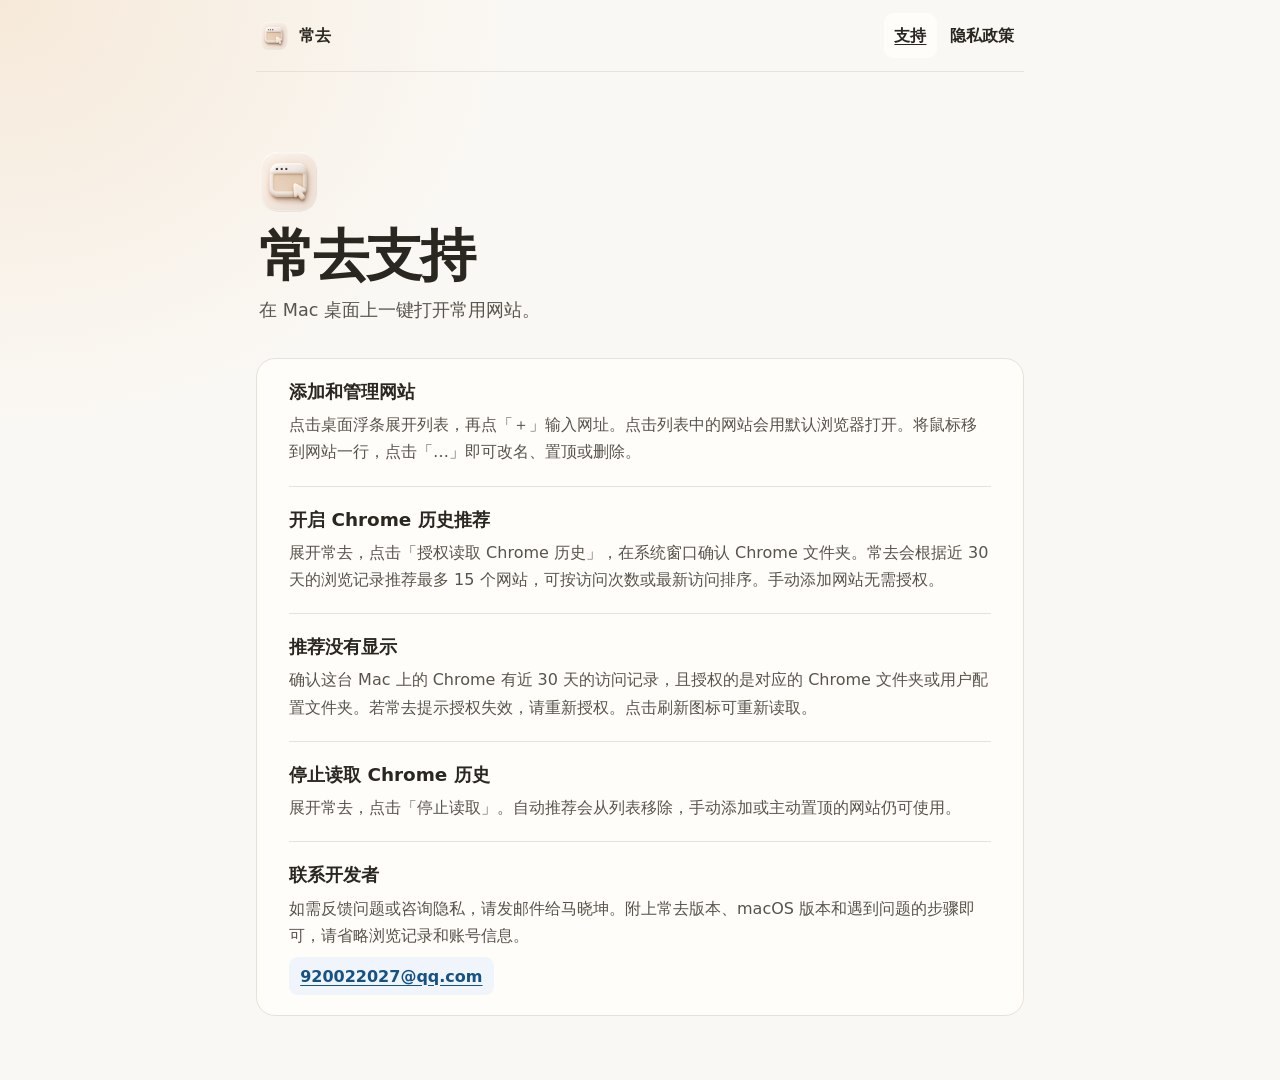
<file: index.html>
<!doctype html>
<html lang="zh-CN">
<head>
  <meta charset="utf-8">
  <meta name="viewport" content="width=device-width, initial-scale=1">
  <meta name="description" content="了解如何在 Mac 上使用常去，管理 Chrome 历史推荐并联系开发者。">
  <title>常去支持</title>
  <link rel="icon" href="./icon.png" type="image/png">
  <link rel="stylesheet" href="./style.css">
</head>
<body>
  <header class="site-header">
    <a class="brand" href="./"><img src="./icon.png" width="36" height="36" alt="">常去</a>
    <nav aria-label="页面导航"><a href="./" aria-current="page">支持</a><a href="./privacy/">隐私政策</a></nav>
  </header>
  <main>
    <div class="intro">
      <img src="./icon.png" width="76" height="76" alt="">
      <h1>常去支持</h1>
      <p class="lead">在 Mac 桌面上一键打开常用网站。</p>
    </div>
    <article class="content" aria-label="常去使用帮助">
      <section>
        <h2>添加和管理网站</h2>
        <p>点击桌面浮条展开列表，再点「＋」输入网址。点击列表中的网站会用默认浏览器打开。将鼠标移到网站一行，点击「…」即可改名、置顶或删除。</p>
      </section>
      <section>
        <h2>开启 Chrome 历史推荐</h2>
        <p>展开常去，点击「授权读取 Chrome 历史」，在系统窗口确认 Chrome 文件夹。常去会根据近 30 天的浏览记录推荐最多 15 个网站，可按访问次数或最新访问排序。手动添加网站无需授权。</p>
      </section>
      <section>
        <h2>推荐没有显示</h2>
        <p>确认这台 Mac 上的 Chrome 有近 30 天的访问记录，且授权的是对应的 Chrome 文件夹或用户配置文件夹。若常去提示授权失效，请重新授权。点击刷新图标可重新读取。</p>
      </section>
      <section>
        <h2>停止读取 Chrome 历史</h2>
        <p>展开常去，点击「停止读取」。自动推荐会从列表移除，手动添加或主动置顶的网站仍可使用。</p>
      </section>
      <section id="contact" class="contact">
        <h2>联系开发者</h2>
        <p>如需反馈问题或咨询隐私，请发邮件给马晓坤。附上常去版本、macOS 版本和遇到问题的步骤即可，请省略浏览记录和账号信息。</p>
        <a class="contact-link" href="mailto:920022027@qq.com?subject=%E5%B8%B8%E5%8E%BB%E6%94%AF%E6%8C%81">920022027@qq.com</a>
      </section>
    </article>
  </main>
</body>
</html>
</file>
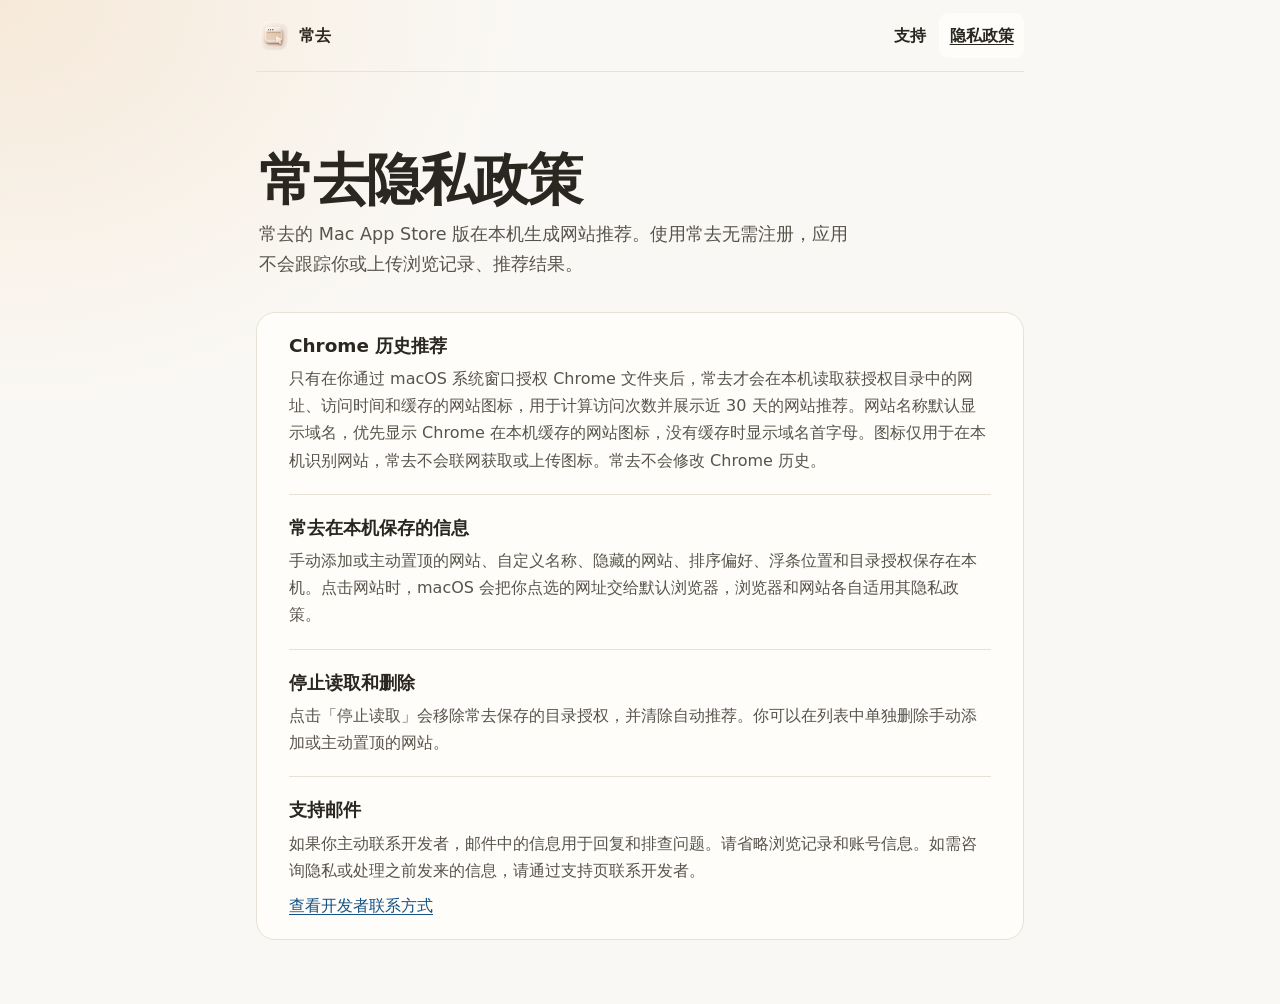
<file: privacy/index.html>
<!doctype html>
<html lang="zh-CN">
<head>
  <meta charset="utf-8">
  <meta name="viewport" content="width=device-width, initial-scale=1">
  <meta name="description" content="了解常去如何在 Mac 本机处理 Chrome 历史记录和常用网站，以及如何停止读取。">
  <title>常去隐私政策</title>
  <link rel="icon" href="../icon.png" type="image/png">
  <link rel="stylesheet" href="../style.css">
</head>
<body>
  <header class="site-header">
    <a class="brand" href="../"><img src="../icon.png" width="36" height="36" alt="">常去</a>
    <nav aria-label="页面导航"><a href="../">支持</a><a href="./" aria-current="page">隐私政策</a></nav>
  </header>
  <main>
    <div class="intro">
      <h1>常去隐私政策</h1>
      <p class="lead">常去的 Mac App Store 版在本机生成网站推荐。使用常去无需注册，应用不会跟踪你或上传浏览记录、推荐结果。</p>
    </div>
    <article class="content" aria-label="隐私政策条款">
      <section>
        <h2>Chrome 历史推荐</h2>
        <p>只有在你通过 macOS 系统窗口授权 Chrome 文件夹后，常去才会在本机读取获授权目录中的网址、访问时间和缓存的网站图标，用于计算访问次数并展示近 30 天的网站推荐。网站名称默认显示域名，优先显示 Chrome 在本机缓存的网站图标，没有缓存时显示域名首字母。图标仅用于在本机识别网站，常去不会联网获取或上传图标。常去不会修改 Chrome 历史。</p>
      </section>
      <section>
        <h2>常去在本机保存的信息</h2>
        <p>手动添加或主动置顶的网站、自定义名称、隐藏的网站、排序偏好、浮条位置和目录授权保存在本机。点击网站时，macOS 会把你点选的网址交给默认浏览器，浏览器和网站各自适用其隐私政策。</p>
      </section>
      <section>
        <h2>停止读取和删除</h2>
        <p>点击「停止读取」会移除常去保存的目录授权，并清除自动推荐。你可以在列表中单独删除手动添加或主动置顶的网站。</p>
      </section>
      <section>
        <h2>支持邮件</h2>
        <p>如果你主动联系开发者，邮件中的信息用于回复和排查问题。请省略浏览记录和账号信息。如需咨询隐私或处理之前发来的信息，请通过支持页联系开发者。</p>
        <a href="../#contact">查看开发者联系方式</a>
      </section>
    </article>
  </main>
</body>
</html>
</file>
<file: style.css>
:root {
  color-scheme: light dark;
  --bg: #faf8f4;
  --glow: #f6e9d9;
  --surface: #fffdfa;
  --text: #292720;
  --muted: #57544b;
  --line: #e8e1d7;
  --link: #175284;
  --soft: #eff5fb;
  font: 16px/1.7 "Atkinson Hyperlegible Next", system-ui, sans-serif;
}

@media (prefers-color-scheme: dark) {
  :root {
    --bg: #1d1b19;
    --glow: #312820;
    --surface: #24211e;
    --text: #f4f0e8;
    --muted: #c6beb3;
    --line: #443d35;
    --link: #a8d3fc;
    --soft: #27384a;
  }
}

* { box-sizing: border-box; }
body {
  margin: 0;
  color: var(--text);
  background: radial-gradient(ellipse at top left, var(--glow), transparent 32rem), var(--bg);
}
a { color: var(--link); text-underline-offset: .18em; }
a:focus-visible { outline: 2px solid currentColor; outline-offset: 4px; }
.site-header, main { width: min(100% - 2rem, 48rem); margin-inline: auto; }
.site-header {
  display: flex;
  align-items: center;
  justify-content: space-between;
  gap: .5rem;
  flex-wrap: wrap;
  min-height: 4.5rem;
  border-bottom: 1px solid var(--line);
}
.brand, nav a { color: var(--text); font-weight: 650; text-decoration: none; }
.brand { display: inline-flex; align-items: center; gap: .45rem; }
nav { display: flex; gap: .15rem; }
nav a { padding: .55rem .65rem; border-radius: .6rem; }
nav a[aria-current="page"], nav a:hover { background: var(--surface); text-decoration: underline; }
main { padding: clamp(2rem, 6vw, 4.5rem) 0 4rem; }
.intro { margin: 0 .2rem 2rem; }
.intro img { display: block; margin-left: -.5rem; }
h1 { margin: .15rem 0 .4rem; font-size: clamp(2.25rem, 6vw, 3.5rem); letter-spacing: -.045em; line-height: 1.2; }
.lead { max-width: 37rem; margin: 0; color: var(--muted); font-size: 1.1rem; }
.content { background: var(--surface); border: 1px solid var(--line); border-radius: 1.2rem; padding: 0 clamp(1.1rem, 4vw, 2rem); }
section { padding: 1.25rem 0; }
section + section { border-top: 1px solid var(--line); }
h2 { margin: 0 0 .35rem; font-size: 1.15rem; line-height: 1.45; }
section p { margin: 0; color: var(--muted); overflow-wrap: anywhere; }
section p + a { display: inline-block; margin-top: .5rem; }
.contact-link { padding: .35rem .7rem; border-radius: .55rem; background: var(--soft); font-weight: 650; }
</file>
